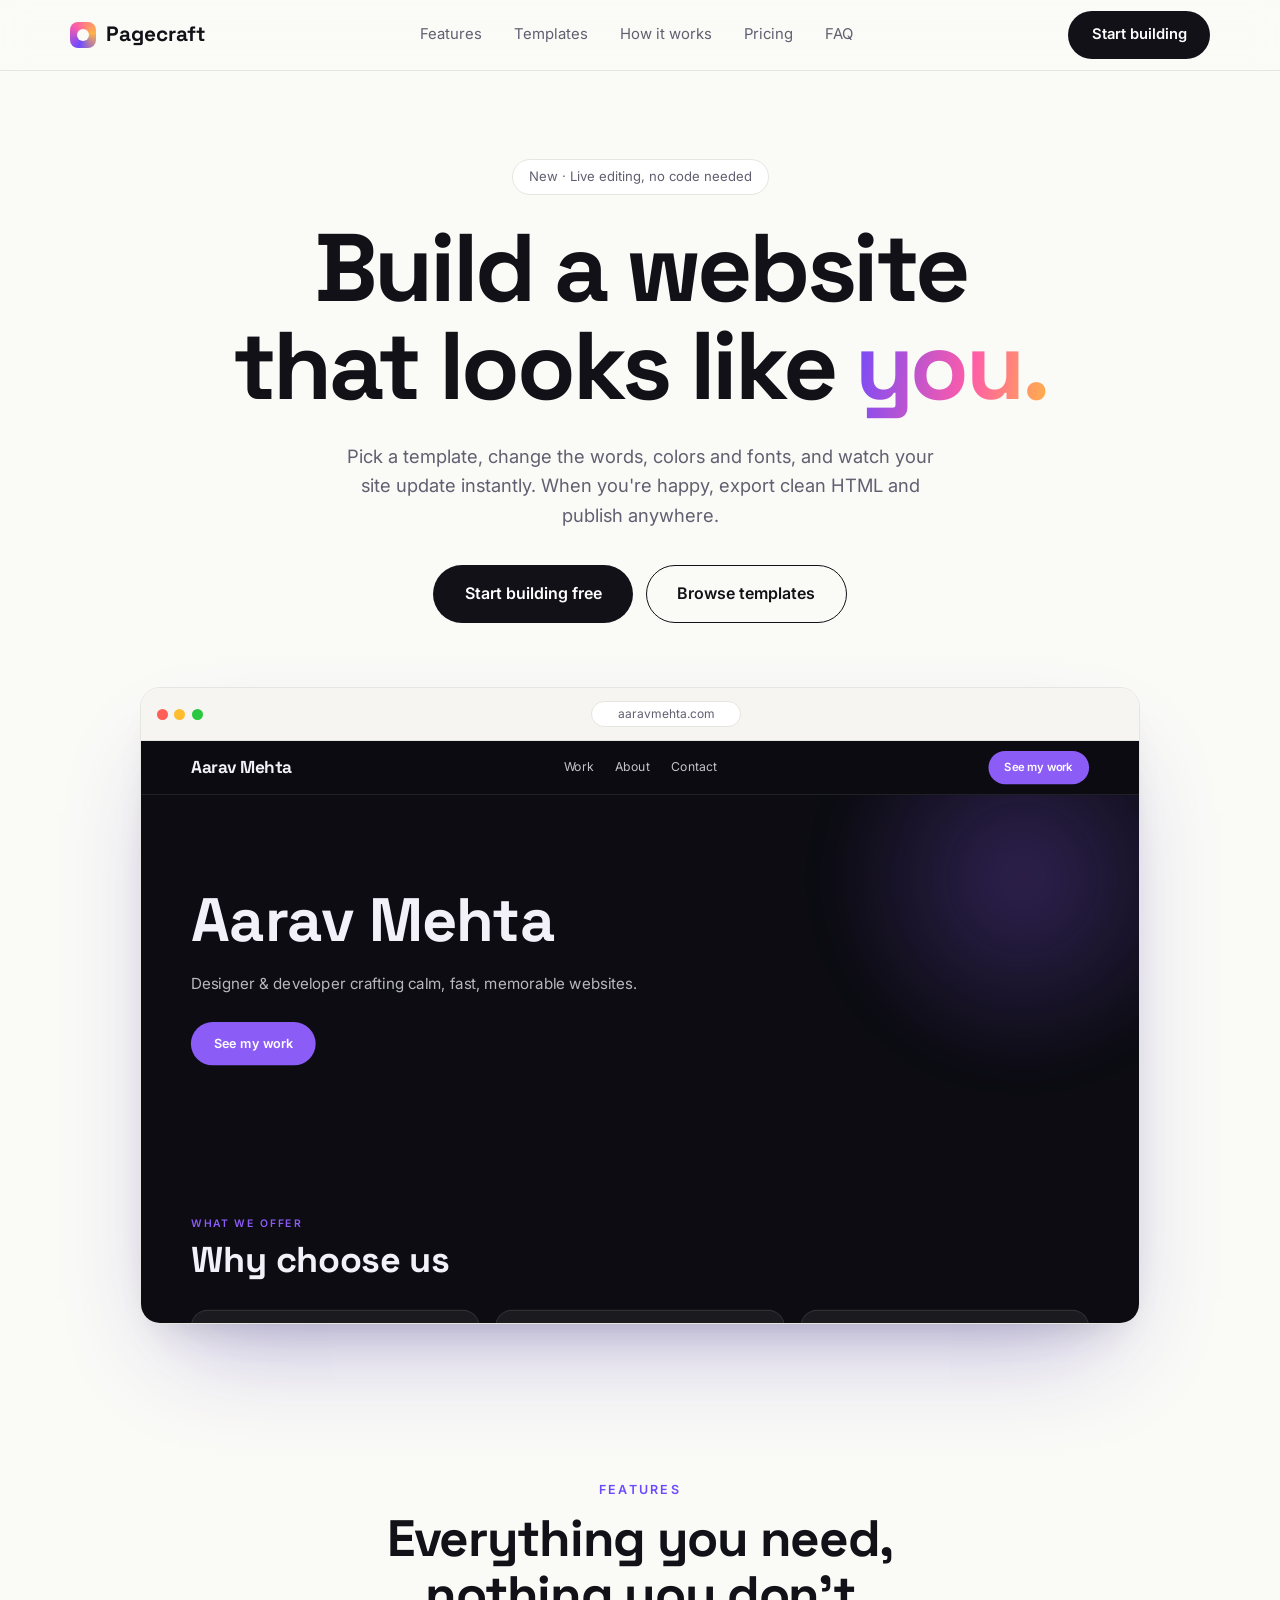
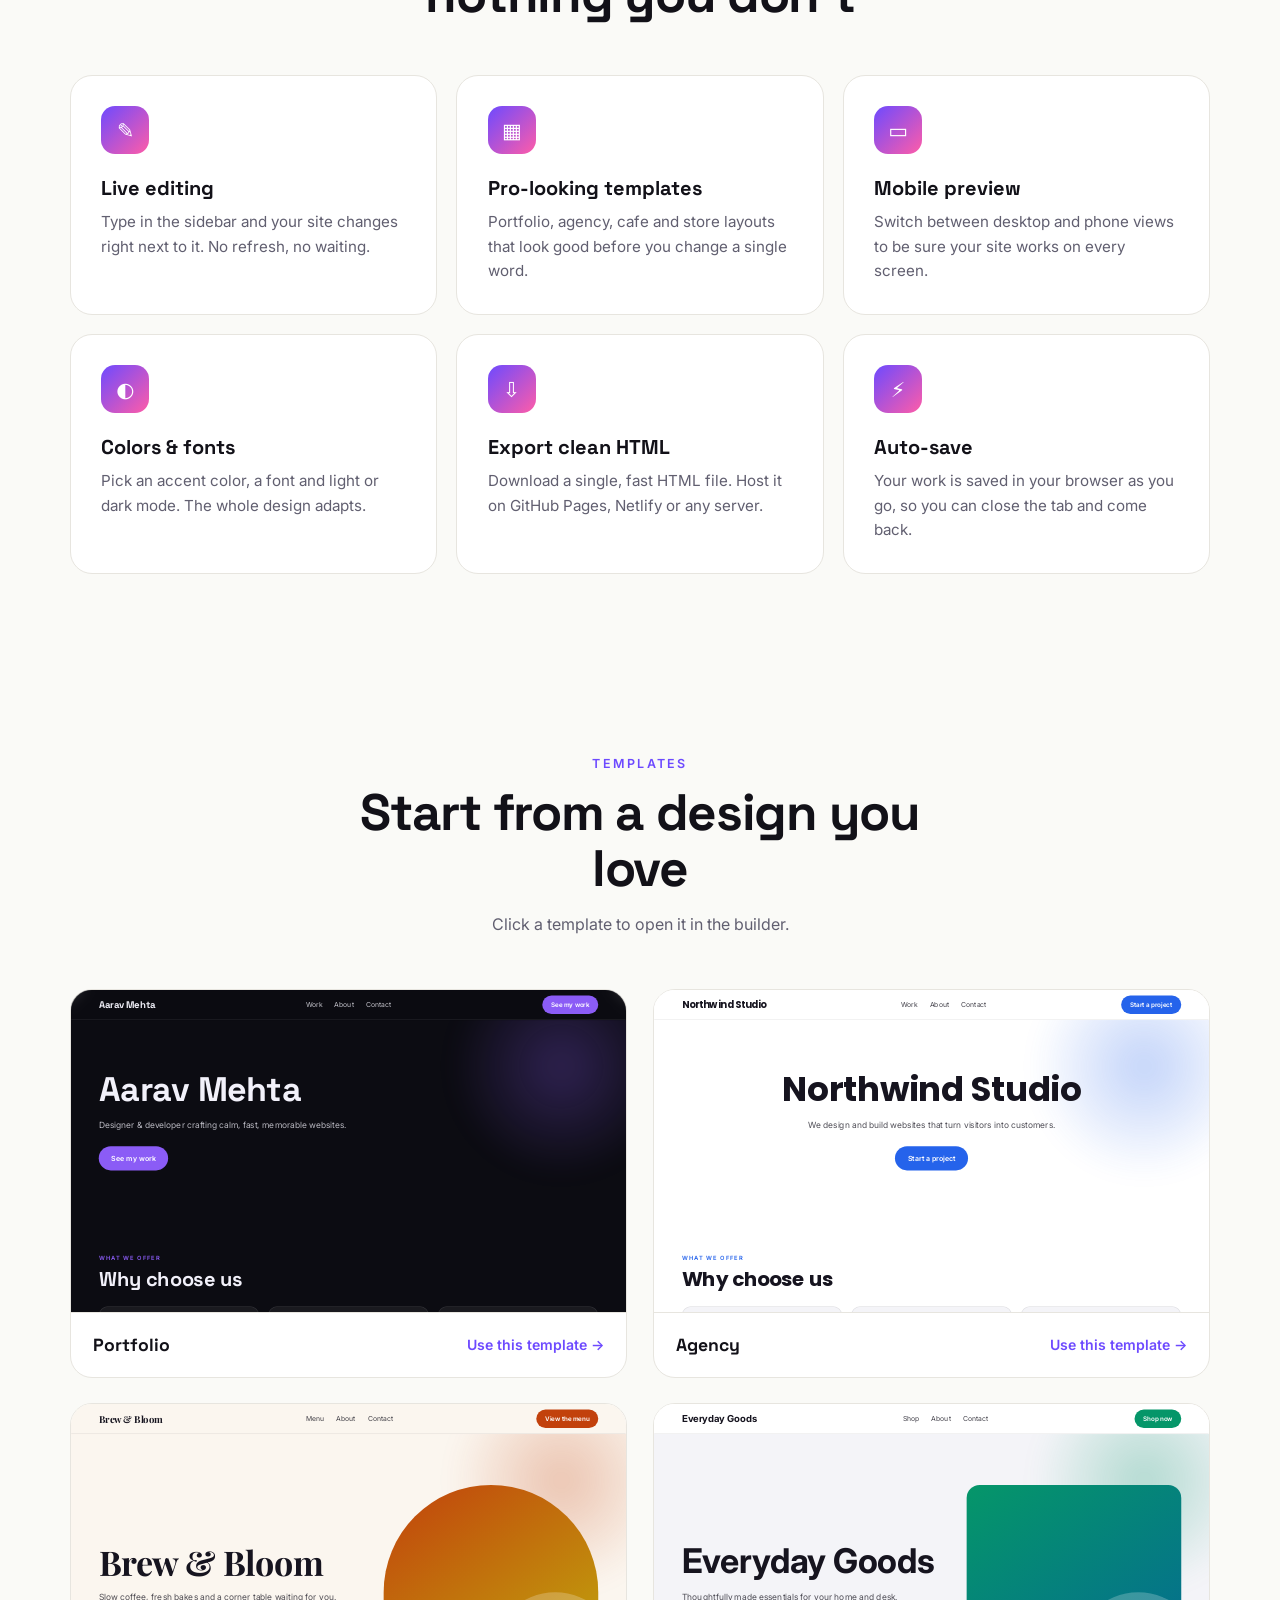
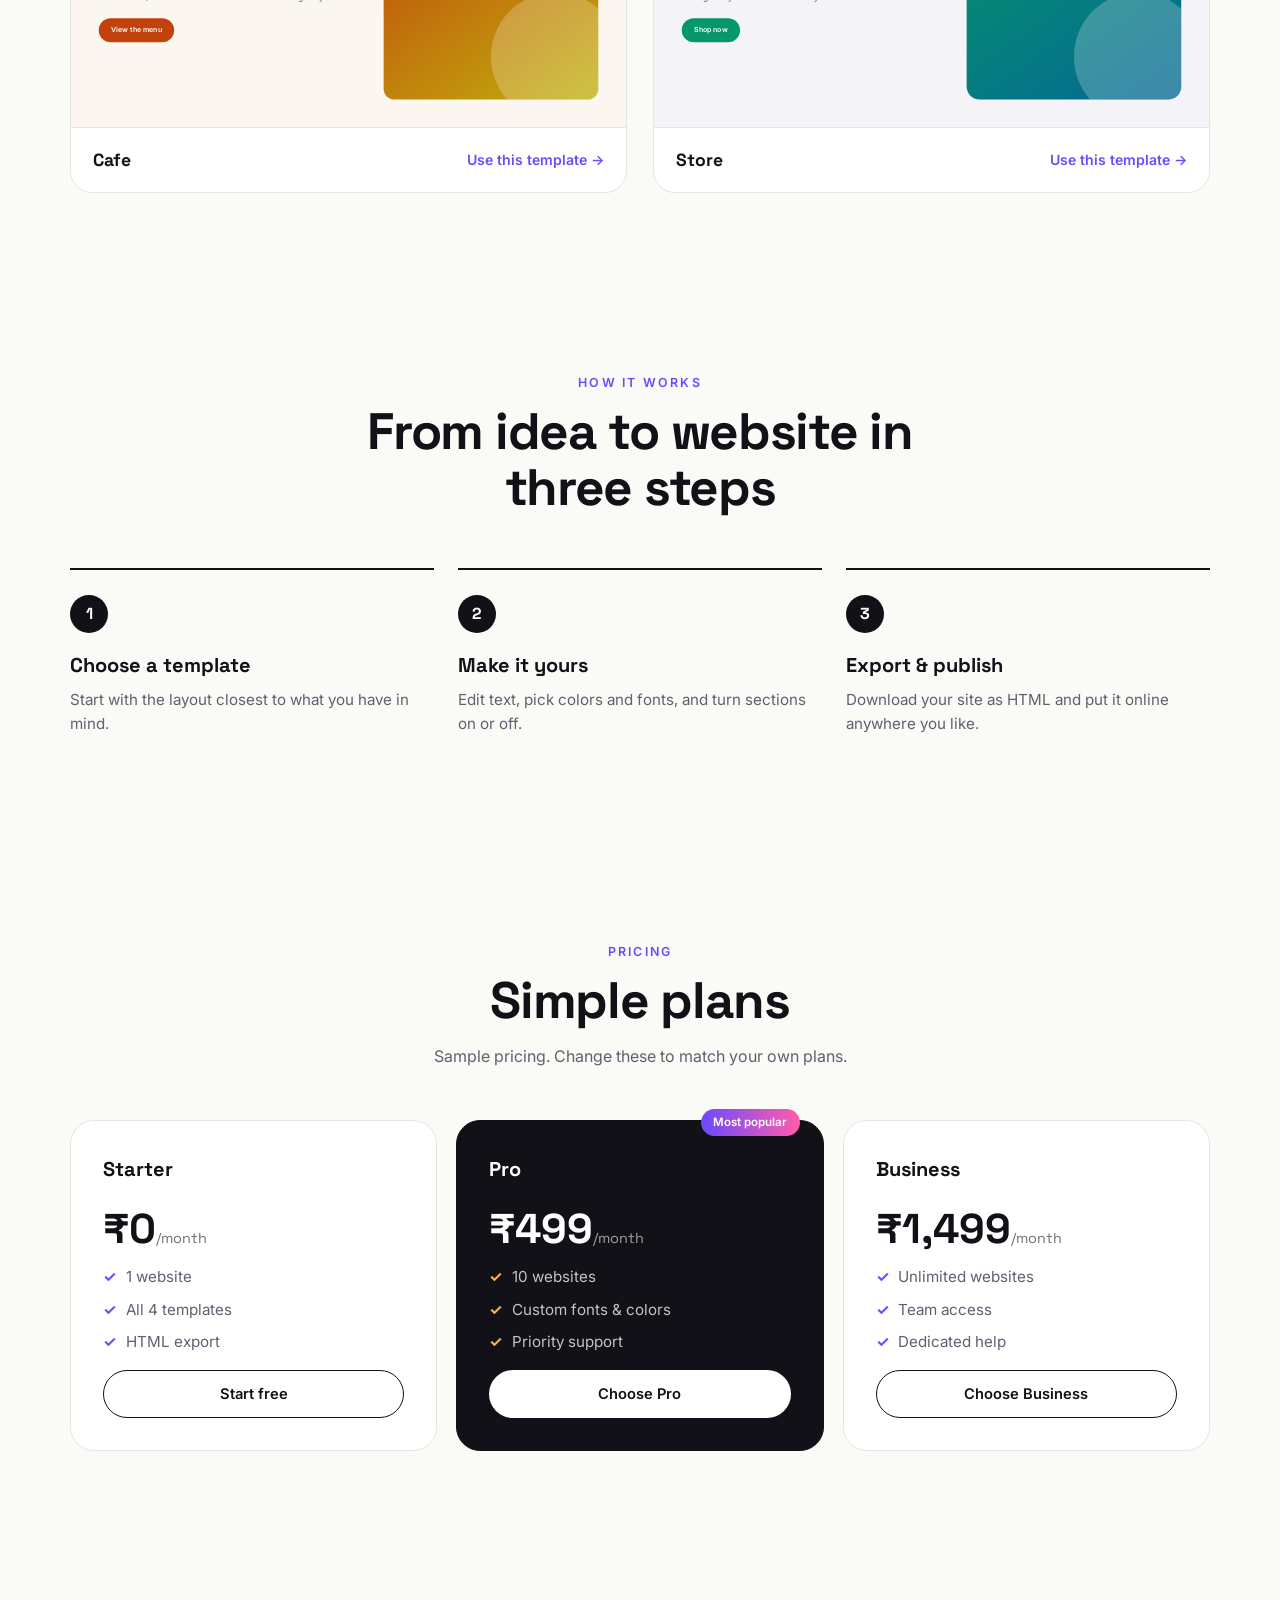
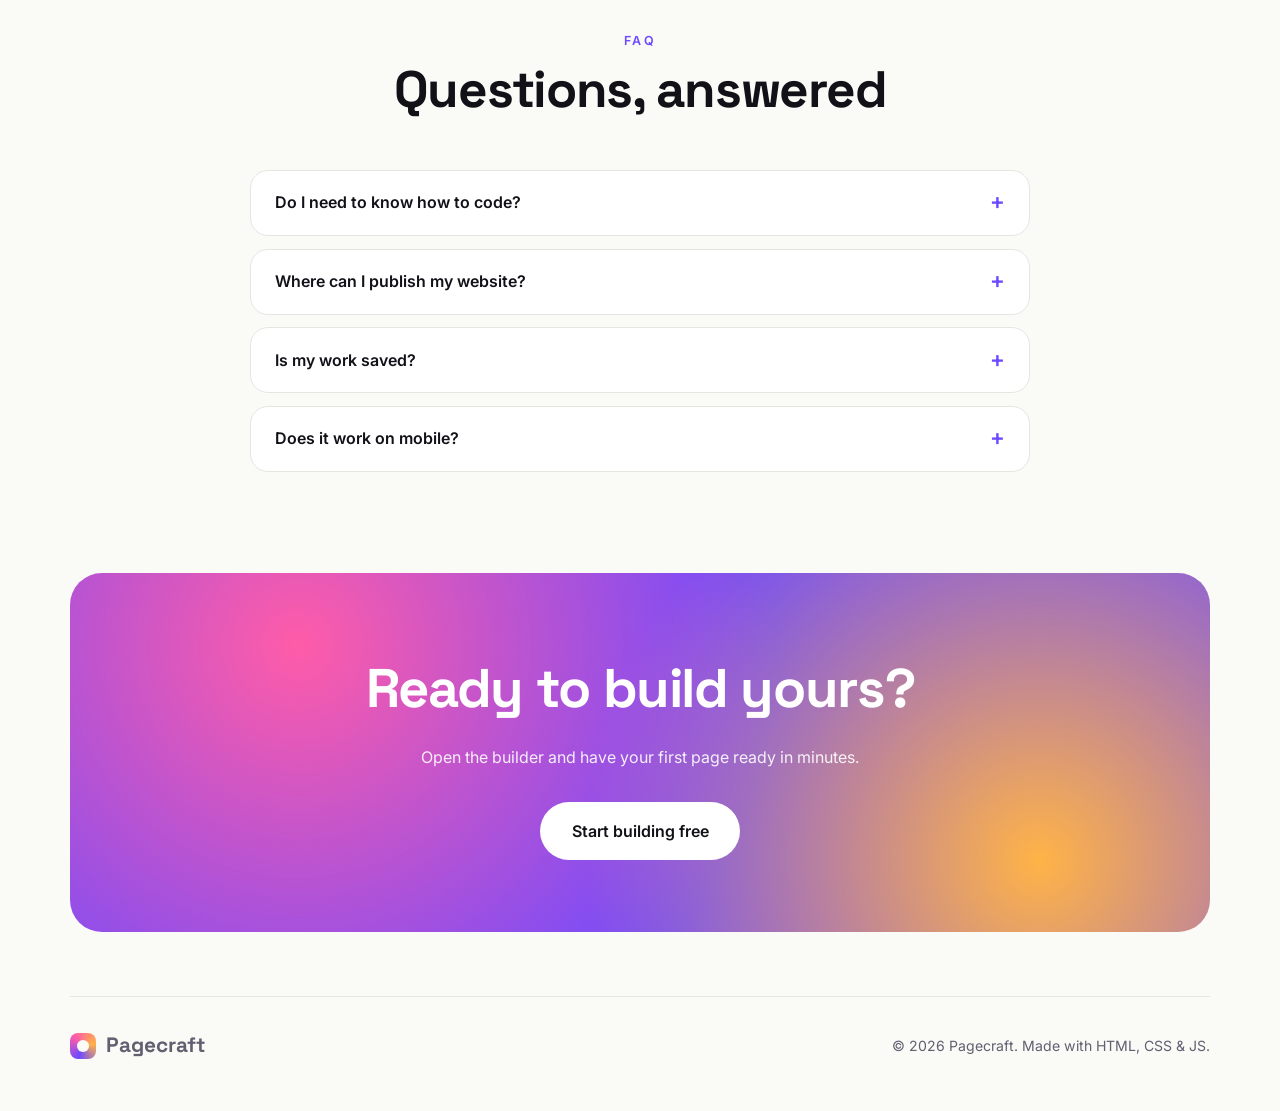
<file: index.html>
<!DOCTYPE html>
<html lang="en">

<head>
    <meta charset="UTF-8">
    <meta name="viewport" content="width=device-width, initial-scale=1.0">
    <title>Pagecraft - Build a beautiful website in minutes</title>
    <meta name="description" content="Pagecraft is a simple website builder. Pick a template, edit it live, and export your site as clean HTML.">
    <link rel="preconnect" href="https://fonts.googleapis.com">
    <link rel="preconnect" href="https://fonts.gstatic.com" crossorigin>
    <link href="https://fonts.googleapis.com/css2?family=Inter:wght@400;500;600&family=Space+Grotesk:wght@500;700&display=swap" rel="stylesheet">
    <link rel="stylesheet" href="style.css">
</head>

<body>
    <header class="nav-wrap" id="top">
        <nav class="nav container">
            <a href="#top" class="logo"><span class="mark"></span>Pagecraft</a>
            <ul class="links" id="links">
                <li><a href="#features">Features</a></li>
                <li><a href="#templates">Templates</a></li>
                <li><a href="#how">How it works</a></li>
                <li><a href="#pricing">Pricing</a></li>
                <li><a href="#faq">FAQ</a></li>
            </ul>
            <div class="nav-cta">
                <a href="builder.html" class="btn btn-dark">Start building</a>
                <button class="burger" id="burger" aria-label="Menu" aria-expanded="false"><span></span><span></span></button>
            </div>
        </nav>
    </header>

    <main>
        <!-- HERO -->
        <section class="hero container">
            <span class="badge reveal">New · Live editing, no code needed</span>
            <h1 class="reveal">Build a website<br>that looks like <em>you.</em></h1>
            <p class="sub reveal">Pick a template, change the words, colors and fonts, and watch your site update instantly. When you're happy, export clean HTML and publish anywhere.</p>
            <div class="hero-cta reveal">
                <a href="builder.html" class="btn btn-dark btn-lg">Start building free</a>
                <a href="#templates" class="btn btn-ghost btn-lg">Browse templates</a>
            </div>

            <div class="browser reveal" id="heroBrowser">
                <div class="browser-top"><i></i><i></i><i></i><span id="heroUrl">yoursite.com</span></div>
                <div class="browser-view" id="heroView">
                    <iframe id="heroFrame" title="Live template preview" tabindex="-1"></iframe>
                </div>
            </div>
        </section>

        <!-- FEATURES -->
        <section id="features" class="section container">
            <div class="head reveal">
                <span class="eyebrow">Features</span>
                <h2>Everything you need, nothing you don't</h2>
            </div>
            <div class="feat-grid">
                <article class="feat reveal"><div class="ic">✎</div><h3>Live editing</h3><p>Type in the sidebar and your site changes right next to it. No refresh, no waiting.</p></article>
                <article class="feat reveal"><div class="ic">▦</div><h3>Pro-looking templates</h3><p>Portfolio, agency, cafe and store layouts that look good before you change a single word.</p></article>
                <article class="feat reveal"><div class="ic">▭</div><h3>Mobile preview</h3><p>Switch between desktop and phone views to be sure your site works on every screen.</p></article>
                <article class="feat reveal"><div class="ic">◐</div><h3>Colors &amp; fonts</h3><p>Pick an accent color, a font and light or dark mode. The whole design adapts.</p></article>
                <article class="feat reveal"><div class="ic">⇩</div><h3>Export clean HTML</h3><p>Download a single, fast HTML file. Host it on GitHub Pages, Netlify or any server.</p></article>
                <article class="feat reveal"><div class="ic">⚡</div><h3>Auto-save</h3><p>Your work is saved in your browser as you go, so you can close the tab and come back.</p></article>
            </div>
        </section>

        <!-- TEMPLATES -->
        <section id="templates" class="section container">
            <div class="head reveal">
                <span class="eyebrow">Templates</span>
                <h2>Start from a design you love</h2>
                <p>Click a template to open it in the builder.</p>
            </div>
            <div class="tpl-grid" id="tplGrid"></div>
        </section>

        <!-- HOW -->
        <section id="how" class="section container">
            <div class="head reveal">
                <span class="eyebrow">How it works</span>
                <h2>From idea to website in three steps</h2>
            </div>
            <ol class="steps">
                <li class="reveal"><b>1</b><h3>Choose a template</h3><p>Start with the layout closest to what you have in mind.</p></li>
                <li class="reveal"><b>2</b><h3>Make it yours</h3><p>Edit text, pick colors and fonts, and turn sections on or off.</p></li>
                <li class="reveal"><b>3</b><h3>Export &amp; publish</h3><p>Download your site as HTML and put it online anywhere you like.</p></li>
            </ol>
        </section>

        <!-- PRICING -->
        <section id="pricing" class="section container">
            <div class="head reveal">
                <span class="eyebrow">Pricing</span>
                <h2>Simple plans</h2>
                <p>Sample pricing. Change these to match your own plans.</p>
            </div>
            <div class="price-grid">
                <article class="price reveal">
                    <h3>Starter</h3>
                    <div class="amt">₹0<small>/month</small></div>
                    <ul><li>1 website</li><li>All 4 templates</li><li>HTML export</li></ul>
                    <a href="builder.html" class="btn btn-ghost">Start free</a>
                </article>
                <article class="price featured reveal">
                    <span class="pop">Most popular</span>
                    <h3>Pro</h3>
                    <div class="amt">₹499<small>/month</small></div>
                    <ul><li>10 websites</li><li>Custom fonts &amp; colors</li><li>Priority support</li></ul>
                    <a href="builder.html" class="btn btn-light">Choose Pro</a>
                </article>
                <article class="price reveal">
                    <h3>Business</h3>
                    <div class="amt">₹1,499<small>/month</small></div>
                    <ul><li>Unlimited websites</li><li>Team access</li><li>Dedicated help</li></ul>
                    <a href="builder.html" class="btn btn-ghost">Choose Business</a>
                </article>
            </div>
        </section>

        <!-- FAQ -->
        <section id="faq" class="section container narrow">
            <div class="head reveal">
                <span class="eyebrow">FAQ</span>
                <h2>Questions, answered</h2>
            </div>
            <details class="reveal"><summary>Do I need to know how to code?</summary><p>No. You edit everything from the sidebar. If you do know code, the exported HTML is simple to customize further.</p></details>
            <details class="reveal"><summary>Where can I publish my website?</summary><p>Anywhere that hosts static files: GitHub Pages, Netlify, Vercel, or your own hosting. Upload the exported HTML file and you're live.</p></details>
            <details class="reveal"><summary>Is my work saved?</summary><p>Yes. The builder auto-saves in your browser. Export your site to keep a permanent copy.</p></details>
            <details class="reveal"><summary>Does it work on mobile?</summary><p>The sites you build are fully responsive, and you can preview the phone layout while you edit.</p></details>
        </section>

        <!-- CTA -->
        <section class="cta-band container reveal">
            <h2>Ready to build yours?</h2>
            <p>Open the builder and have your first page ready in minutes.</p>
            <a href="builder.html" class="btn btn-light btn-lg">Start building free</a>
        </section>
    </main>

    <footer class="footer container">
        <a href="#top" class="logo"><span class="mark"></span>Pagecraft</a>
        <p>© <span id="year"></span> Pagecraft. Made with HTML, CSS &amp; JS.</p>
    </footer>

    <script src="templates.js"></script>
    <script src="script.js"></script>
</body>

</html>
</file>
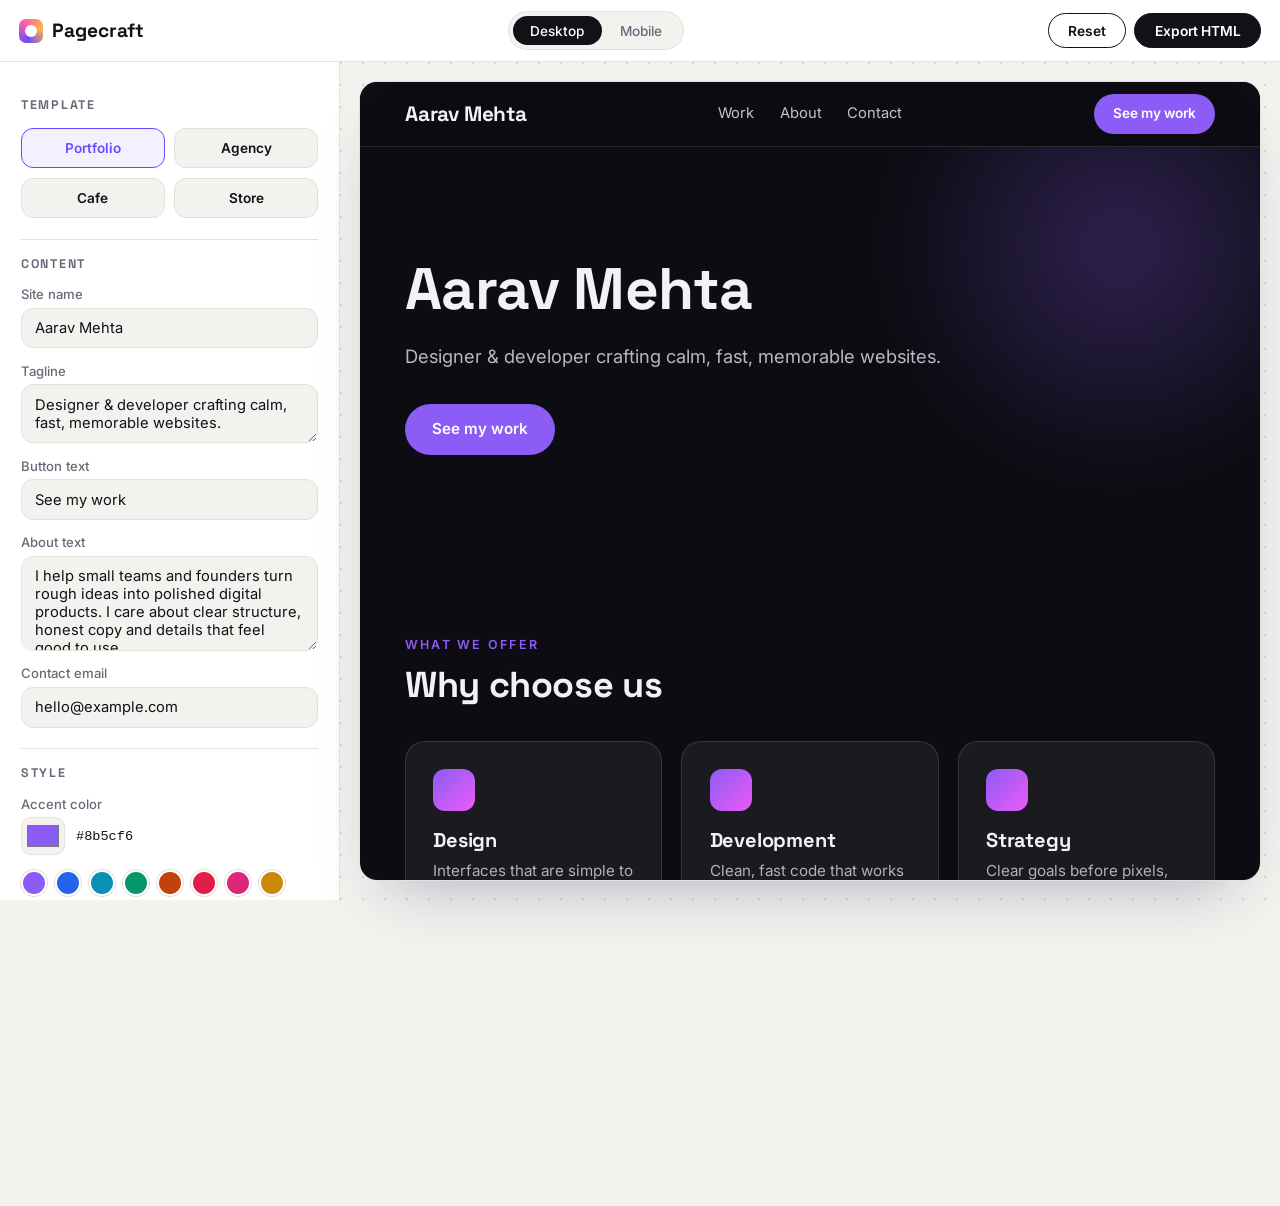
<file: builder.html>
<!DOCTYPE html>
<html lang="en">

<head>
    <meta charset="UTF-8">
    <meta name="viewport" content="width=device-width, initial-scale=1.0">
    <title>Builder - Pagecraft</title>
    <link rel="preconnect" href="https://fonts.googleapis.com">
    <link rel="preconnect" href="https://fonts.gstatic.com" crossorigin>
    <link href="https://fonts.googleapis.com/css2?family=Inter:wght@400;500;600&family=Space+Grotesk:wght@500;700&display=swap" rel="stylesheet">
    <link rel="stylesheet" href="builder.css">
</head>

<body>
    <header class="bar">
        <a href="index.html" class="logo"><span class="mark"></span>Pagecraft</a>
        <div class="seg" role="group" aria-label="Preview size">
            <button class="active" data-w="100%" title="Desktop">Desktop</button>
            <button data-w="390px" title="Mobile">Mobile</button>
        </div>
        <div class="bar-actions">
            <button class="btn ghost" id="reset">Reset</button>
            <button class="btn dark" id="export">Export HTML</button>
        </div>
    </header>

    <div class="layout">
        <aside class="panel" id="panel">
            <section>
                <h3>Template</h3>
                <div class="tpl-pick" id="tplPick"></div>
            </section>

            <section>
                <h3>Content</h3>
                <label>Site name<input id="title" type="text" maxlength="40"></label>
                <label>Tagline<textarea id="tagline" rows="2" maxlength="120"></textarea></label>
                <label>Button text<input id="cta" type="text" maxlength="24"></label>
                <label>About text<textarea id="about" rows="4" maxlength="400"></textarea></label>
                <label>Contact email<input id="email" type="email"></label>
            </section>

            <section>
                <h3>Style</h3>
                <label>Accent color
                    <div class="color-row"><input id="accent" type="color"><span id="accentHex"></span></div>
                </label>
                <div class="swatches" id="swatches"></div>
                <label>Font
                    <select id="font"></select>
                </label>
                <label class="switch"><input id="dark" type="checkbox"><i></i>Dark mode</label>
            </section>

            <section>
                <h3>Sections</h3>
                <label class="switch"><input type="checkbox" data-sec="features"><i></i>Features</label>
                <label class="switch"><input type="checkbox" data-sec="grid"><i></i>Gallery / Products</label>
                <label class="switch"><input type="checkbox" data-sec="about"><i></i>About</label>
                <label class="switch"><input type="checkbox" data-sec="contact"><i></i>Contact</label>
            </section>
        </aside>

        <main class="stage">
            <div class="viewport" id="viewport">
                <iframe id="preview" title="Website preview"></iframe>
            </div>
        </main>
    </div>

    <div class="toast" id="toast" role="status"></div>

    <script src="templates.js"></script>
    <script src="builder.js"></script>
</body>

</html>
</file>
<file: style.css>
:root {
    --bg: #fafaf7;
    --ink: #121118;
    --muted: #615f70;
    --line: #e7e5df;
    --card: #ffffff;
    --a1: #6d4aff;
    --a2: #ff5ca8;
    --a3: #ffb347;
    --head: 'Space Grotesk', system-ui, sans-serif;
    --body: 'Inter', system-ui, sans-serif;
}

* { margin: 0; padding: 0; box-sizing: border-box; }
html { scroll-behavior: smooth; scroll-padding-top: 90px; }
body { font-family: var(--body); background: var(--bg); color: var(--ink); line-height: 1.6; overflow-x: hidden; }
a { color: inherit; text-decoration: none; }
ul, ol { list-style: none; }
.container { width: min(1140px, 92%); margin-inline: auto; }
.narrow { max-width: 780px; }

/* buttons */
.btn { display: inline-flex; align-items: center; justify-content: center; padding: .7rem 1.4rem; border-radius: 999px; font-weight: 600; font-size: .92rem; border: 1px solid transparent; cursor: pointer; font-family: inherit; transition: transform .25s, box-shadow .25s, background .25s; }
.btn-lg { padding: .95rem 1.9rem; font-size: 1rem; }
.btn-dark { background: var(--ink); color: #fff; }
.btn-dark:hover { transform: translateY(-2px); box-shadow: 0 12px 28px -12px rgba(18, 17, 24, .6); }
.btn-ghost { background: transparent; border-color: var(--ink); color: var(--ink); }
.btn-ghost:hover { background: var(--ink); color: #fff; transform: translateY(-2px); }
.btn-light { background: #fff; color: var(--ink); }
.btn-light:hover { transform: translateY(-2px); box-shadow: 0 12px 30px -12px rgba(0, 0, 0, .5); }

/* nav */
.nav-wrap { position: sticky; top: 0; z-index: 50; background: rgba(250, 250, 247, .82); backdrop-filter: blur(14px); border-bottom: 1px solid var(--line); }
.nav { height: 70px; display: flex; align-items: center; justify-content: space-between; }
.logo { display: inline-flex; align-items: center; gap: .6rem; font-family: var(--head); font-weight: 700; font-size: 1.3rem; }
.mark { width: 26px; height: 26px; border-radius: 8px; background: conic-gradient(from 200deg, var(--a1), var(--a2), var(--a3), var(--a1)); position: relative; }
.mark::after { content: ""; position: absolute; inset: 7px; border-radius: 50%; background: var(--bg); }
.links { display: flex; gap: 2rem; font-size: .93rem; color: var(--muted); }
.links a { transition: color .2s; }
.links a:hover { color: var(--ink); }
.nav-cta { display: flex; align-items: center; gap: .6rem; }
.burger { display: none; width: 42px; height: 42px; border: 1px solid var(--line); border-radius: 50%; background: #fff; cursor: pointer; flex-direction: column; justify-content: center; align-items: center; gap: 5px; }
.burger span { width: 16px; height: 2px; background: var(--ink); transition: .3s; }
.burger.open span:first-child { transform: translateY(3.5px) rotate(45deg); }
.burger.open span:last-child { transform: translateY(-3.5px) rotate(-45deg); }

/* hero */
.hero { text-align: center; padding: 5.5rem 0 4rem; }
.badge { display: inline-block; padding: .4rem 1rem; border-radius: 999px; background: #fff; border: 1px solid var(--line); font-size: .82rem; color: var(--muted); margin-bottom: 1.6rem; }
.hero h1 { font-family: var(--head); font-size: clamp(2.8rem, 8vw, 6rem); line-height: 1.02; letter-spacing: -.035em; }
.hero h1 em { font-style: normal; background: linear-gradient(100deg, var(--a1), var(--a2) 60%, var(--a3)); -webkit-background-clip: text; background-clip: text; color: transparent; }
.sub { max-width: 600px; margin: 1.6rem auto 2.2rem; font-size: 1.15rem; color: var(--muted); }
.hero-cta { display: flex; gap: .8rem; justify-content: center; flex-wrap: wrap; }

.browser { margin: 4rem auto 0; max-width: 1000px; border-radius: 20px; background: #fff; border: 1px solid var(--line); box-shadow: 0 50px 100px -40px rgba(60, 40, 160, .4), 0 20px 40px -24px rgba(0, 0, 0, .2); overflow: hidden; text-align: left; }
.browser-top { display: flex; align-items: center; gap: .4rem; padding: .8rem 1rem; border-bottom: 1px solid var(--line); background: #f6f5f1; }
.browser-top i { width: 11px; height: 11px; border-radius: 50%; background: #ddd; }
.browser-top i:nth-child(1) { background: #ff5f57; } .browser-top i:nth-child(2) { background: #febc2e; } .browser-top i:nth-child(3) { background: #28c840; }
.browser-top span { margin: 0 auto; padding: .15rem 1.6rem; border-radius: 999px; background: #fff; border: 1px solid var(--line); font-size: .75rem; color: var(--muted); transition: opacity .3s; }
.browser-view, .thumb { position: relative; overflow: hidden; aspect-ratio: 1200 / 700; background: #fff; }
.browser-view iframe, .thumb iframe { position: absolute; top: 0; left: 0; width: 1200px; height: 700px; border: 0; transform-origin: 0 0; pointer-events: none; transition: opacity .35s; }

/* sections */
.section { padding: 5.5rem 0; }
.head { text-align: center; max-width: 640px; margin: 0 auto 3.2rem; }
.eyebrow { font-size: .78rem; letter-spacing: .18em; text-transform: uppercase; font-weight: 600; color: var(--a1); }
.head h2 { font-family: var(--head); font-size: clamp(2rem, 4.5vw, 3.2rem); letter-spacing: -.025em; line-height: 1.1; margin-top: .6rem; }
.head p { color: var(--muted); margin-top: .9rem; }

.feat-grid { display: grid; grid-template-columns: repeat(3, 1fr); gap: 1.2rem; }
.feat { background: var(--card); border: 1px solid var(--line); border-radius: 22px; padding: 1.9rem; transition: transform .3s, box-shadow .3s; }
.feat:hover { transform: translateY(-6px); box-shadow: 0 24px 50px -28px rgba(80, 50, 200, .5); }
.ic { width: 48px; height: 48px; border-radius: 14px; display: grid; place-items: center; font-size: 1.3rem; color: #fff; background: linear-gradient(135deg, var(--a1), var(--a2)); margin-bottom: 1.1rem; }
.feat h3, .steps h3, .price h3 { font-family: var(--head); font-size: 1.25rem; margin-bottom: .4rem; }
.feat p, .steps p { color: var(--muted); font-size: .95rem; }

/* templates */
.tpl-grid { display: grid; grid-template-columns: repeat(2, 1fr); gap: 1.6rem; }
.tpl { display: block; border-radius: 22px; background: var(--card); border: 1px solid var(--line); overflow: hidden; transition: transform .35s, box-shadow .35s; }
.tpl:hover { transform: translateY(-6px); box-shadow: 0 30px 60px -30px rgba(80, 50, 200, .5); }
.tpl .thumb { border-bottom: 1px solid var(--line); }
.tpl-info { display: flex; justify-content: space-between; align-items: center; padding: 1.1rem 1.4rem; }
.tpl-info b { font-family: var(--head); font-size: 1.1rem; }
.tpl-info span { font-size: .88rem; color: var(--a1); font-weight: 600; }

/* steps */
.steps { display: grid; grid-template-columns: repeat(3, 1fr); gap: 1.5rem; counter-reset: s; }
.steps li { padding: 1.6rem 0; border-top: 2px solid var(--ink); }
.steps b { display: inline-grid; place-items: center; width: 38px; height: 38px; border-radius: 50%; background: var(--ink); color: #fff; font-family: var(--head); margin-bottom: 1rem; }

/* pricing */
.price-grid { display: grid; grid-template-columns: repeat(3, 1fr); gap: 1.2rem; align-items: stretch; }
.price { position: relative; display: flex; flex-direction: column; gap: 1rem; background: var(--card); border: 1px solid var(--line); border-radius: 24px; padding: 2rem; }
.price.featured { background: var(--ink); color: #fff; transform: translateY(-10px); border-color: var(--ink); }
.pop { position: absolute; top: -12px; right: 1.4rem; padding: .25rem .8rem; border-radius: 999px; font-size: .72rem; font-weight: 600; background: linear-gradient(90deg, var(--a1), var(--a2)); color: #fff; }
.amt { font-family: var(--head); font-size: 2.6rem; font-weight: 700; line-height: 1; }
.amt small { font-size: .9rem; font-weight: 400; opacity: .6; }
.price ul { display: grid; gap: .5rem; flex: 1; color: var(--muted); font-size: .95rem; }
.price.featured ul { color: rgba(255, 255, 255, .75); }
.price li::before { content: "✓"; color: var(--a1); font-weight: 700; margin-right: .6rem; }
.price.featured li::before { color: var(--a3); }

/* faq */
details { background: var(--card); border: 1px solid var(--line); border-radius: 18px; padding: 1.2rem 1.5rem; margin-bottom: .8rem; transition: border-color .25s; }
details[open] { border-color: var(--a1); }
summary { cursor: pointer; font-weight: 600; list-style: none; display: flex; justify-content: space-between; gap: 1rem; }
summary::-webkit-details-marker { display: none; }
summary::after { content: "+"; font-size: 1.4rem; line-height: 1; color: var(--a1); transition: transform .3s; }
details[open] summary::after { transform: rotate(45deg); }
details p { color: var(--muted); margin-top: .8rem; }

/* cta + footer */
.cta-band { text-align: center; padding: 4.5rem 1.5rem; border-radius: 32px; color: #fff; margin-bottom: 4rem; background: radial-gradient(circle at 20% 20%, var(--a2), transparent 50%), radial-gradient(circle at 85% 80%, var(--a3), transparent 45%), var(--a1); }
.cta-band h2 { font-family: var(--head); font-size: clamp(2rem, 5vw, 3.4rem); letter-spacing: -.025em; }
.cta-band p { margin: .8rem 0 2rem; opacity: .9; }
.footer { display: flex; justify-content: space-between; align-items: center; gap: 1rem; flex-wrap: wrap; padding: 2rem 0 3rem; border-top: 1px solid var(--line); color: var(--muted); font-size: .88rem; }

/* reveal */
.reveal { opacity: 0; transform: translateY(26px); transition: opacity .8s ease, transform .8s cubic-bezier(.2, .7, .2, 1); }
.reveal.in { opacity: 1; transform: none; }

@media (max-width: 900px) {
    .feat-grid, .steps, .price-grid { grid-template-columns: 1fr; }
    .tpl-grid { grid-template-columns: 1fr; }
    .price.featured { transform: none; }
    .burger { display: flex; }
    .links { position: absolute; top: 70px; left: 4%; right: 4%; flex-direction: column; gap: 0; padding: .6rem; background: #fff; border: 1px solid var(--line); border-radius: 20px; box-shadow: 0 24px 50px -20px rgba(0, 0, 0, .25); opacity: 0; transform: translateY(-8px); pointer-events: none; transition: .25s; }
    .links.open { opacity: 1; transform: none; pointer-events: auto; }
    .links a { display: block; padding: .8rem 1rem; }
    .nav-cta .btn { display: none; }
}
@media (prefers-reduced-motion: reduce) {
    *, *::before, *::after { transition: none !important; animation: none !important; }
    .reveal { opacity: 1; transform: none; }
}
</file>
<file: builder.css>
:root { --bg: #f3f2ee; --ink: #121118; --muted: #6b6978; --line: #e3e1da; --card: #fff; --a1: #6d4aff; --a2: #ff5ca8; --a3: #ffb347; --head: 'Space Grotesk', sans-serif; }
* { margin: 0; padding: 0; box-sizing: border-box; }
html, body { height: 100%; }
body { font-family: 'Inter', system-ui, sans-serif; background: var(--bg); color: var(--ink); display: flex; flex-direction: column; overflow: hidden; }
a { color: inherit; text-decoration: none; }

.bar { height: 62px; flex: none; display: flex; align-items: center; justify-content: space-between; gap: 1rem; padding: 0 1.2rem; background: var(--card); border-bottom: 1px solid var(--line); }
.logo { display: inline-flex; align-items: center; gap: .55rem; font-family: var(--head); font-weight: 700; font-size: 1.2rem; }
.mark { width: 24px; height: 24px; border-radius: 7px; background: conic-gradient(from 200deg, var(--a1), var(--a2), var(--a3), var(--a1)); position: relative; }
.mark::after { content: ""; position: absolute; inset: 6px; border-radius: 50%; background: #fff; }
.seg { display: flex; padding: 4px; border-radius: 999px; background: var(--bg); border: 1px solid var(--line); }
.seg button { border: 0; background: none; padding: .4rem 1.1rem; border-radius: 999px; font: 500 .85rem 'Inter'; color: var(--muted); cursor: pointer; transition: .25s; }
.seg button.active { background: var(--ink); color: #fff; }
.bar-actions { display: flex; gap: .5rem; }
.btn { padding: .55rem 1.2rem; border-radius: 999px; font: 600 .86rem 'Inter'; cursor: pointer; border: 1px solid var(--ink); transition: .25s; }
.btn.dark { background: var(--ink); color: #fff; }
.btn.dark:hover { transform: translateY(-1px); box-shadow: 0 8px 20px -8px rgba(0, 0, 0, .5); }
.btn.ghost { background: none; color: var(--ink); }
.btn.ghost:hover { background: var(--bg); }

.layout { flex: 1; display: grid; grid-template-columns: 340px 1fr; min-height: 0; }
.panel { overflow-y: auto; background: var(--card); border-right: 1px solid var(--line); padding: 1.2rem 1.3rem 3rem; }
.panel section { padding: 1rem 0 1.3rem; border-bottom: 1px solid var(--line); display: grid; gap: .9rem; }
.panel section:last-child { border: 0; }
.panel h3 { font-family: var(--head); font-size: .78rem; letter-spacing: .14em; text-transform: uppercase; color: var(--muted); }
label { display: grid; gap: .35rem; font-size: .82rem; font-weight: 500; color: var(--muted); }
input[type=text], input[type=email], textarea, select { width: 100%; padding: .65rem .8rem; border-radius: 12px; border: 1px solid var(--line); background: var(--bg); color: var(--ink); font: 400 .92rem 'Inter'; outline: none; resize: vertical; transition: .2s; }
input:focus, textarea:focus, select:focus { border-color: var(--a1); box-shadow: 0 0 0 3px rgba(109, 74, 255, .15); background: #fff; }
.color-row { display: flex; align-items: center; gap: .7rem; }
input[type=color] { width: 44px; height: 38px; border: 1px solid var(--line); border-radius: 10px; padding: 3px; background: var(--bg); cursor: pointer; }
.color-row span { font-family: ui-monospace, monospace; font-size: .85rem; color: var(--ink); }
.swatches { display: flex; gap: .5rem; flex-wrap: wrap; }
.swatches button { width: 26px; height: 26px; border-radius: 50%; border: 2px solid #fff; box-shadow: 0 0 0 1px var(--line); cursor: pointer; transition: transform .2s; }
.swatches button:hover { transform: scale(1.18); }

.switch { display: flex; align-items: center; gap: .7rem; cursor: pointer; color: var(--ink); font-size: .9rem; }
.switch input { position: absolute; opacity: 0; pointer-events: none; }
.switch i { width: 38px; height: 22px; border-radius: 999px; background: #d4d2cb; position: relative; transition: .25s; flex: none; }
.switch i::after { content: ""; position: absolute; top: 3px; left: 3px; width: 16px; height: 16px; border-radius: 50%; background: #fff; transition: .25s; }
.switch input:checked + i { background: var(--a1); }
.switch input:checked + i::after { transform: translateX(16px); }
.switch input:focus-visible + i { box-shadow: 0 0 0 3px rgba(109, 74, 255, .3); }

.tpl-pick { display: grid; grid-template-columns: 1fr 1fr; gap: .6rem; }
.tpl-pick button { padding: .7rem .5rem; border-radius: 12px; border: 1.5px solid var(--line); background: var(--bg); font: 600 .85rem 'Inter'; cursor: pointer; transition: .2s; color: var(--ink); }
.tpl-pick button:hover { border-color: var(--a1); }
.tpl-pick button.active { border-color: var(--a1); background: rgba(109, 74, 255, .08); color: var(--a1); }

.stage { display: grid; place-items: stretch center; padding: 1.2rem; min-width: 0; min-height: 0; background: radial-gradient(circle at 1px 1px, #d9d7cf 1px, transparent 0) 0 0 / 22px 22px; }
.viewport { width: 100%; max-width: 100%; height: 100%; background: #fff; border-radius: 18px; overflow: hidden; border: 1px solid var(--line); box-shadow: 0 30px 60px -30px rgba(40, 30, 100, .35); transition: width .45s cubic-bezier(.6, .1, .2, 1); }
.viewport iframe { width: 100%; height: 100%; border: 0; display: block; }

.toast { position: fixed; bottom: 22px; left: 50%; transform: translate(-50%, 20px); background: var(--ink); color: #fff; padding: .7rem 1.3rem; border-radius: 999px; font-size: .88rem; opacity: 0; pointer-events: none; transition: .3s; }
.toast.show { opacity: 1; transform: translate(-50%, 0); }

@media (max-width: 860px) {
    body { overflow: auto; }
    .layout { grid-template-columns: 1fr; display: flex; flex-direction: column-reverse; }
    .stage { height: 70vh; flex: none; }
    .panel { border-right: 0; border-top: 1px solid var(--line); overflow: visible; }
    .seg { display: none; }
}
</file>
